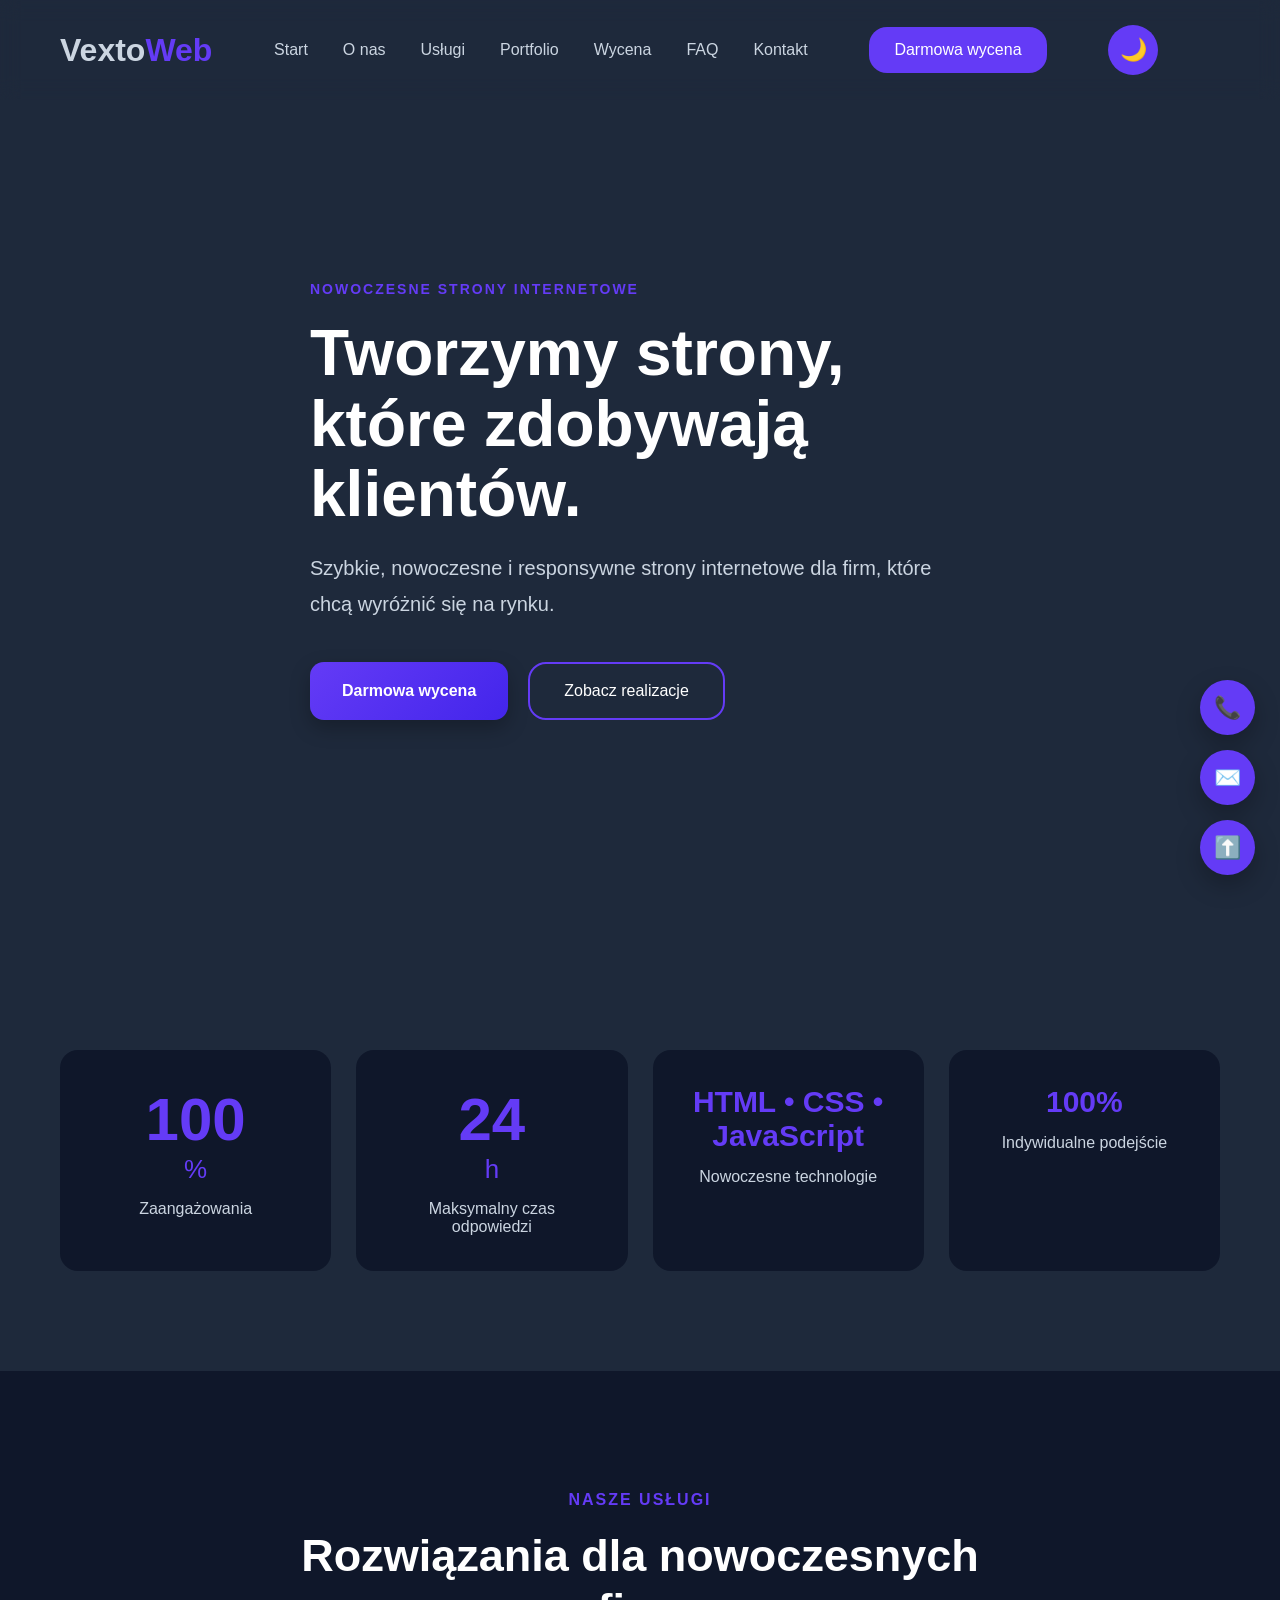
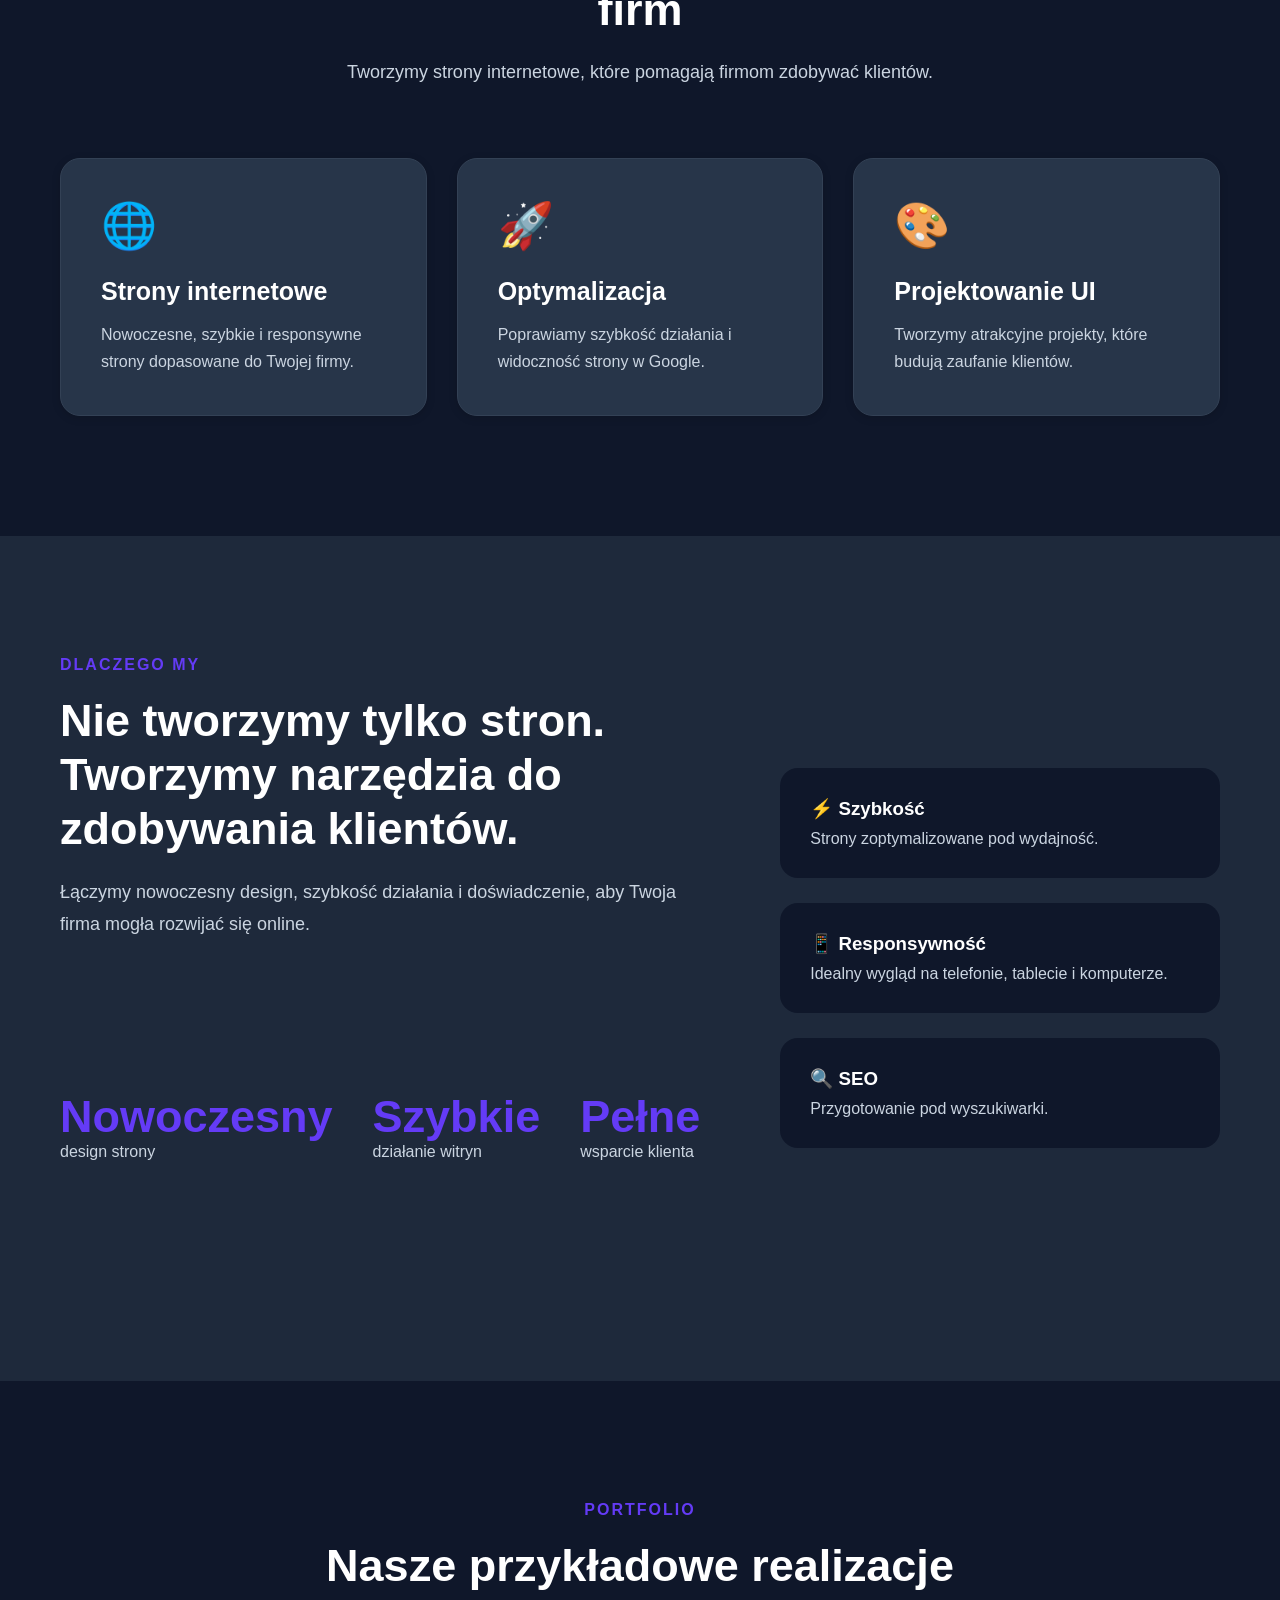
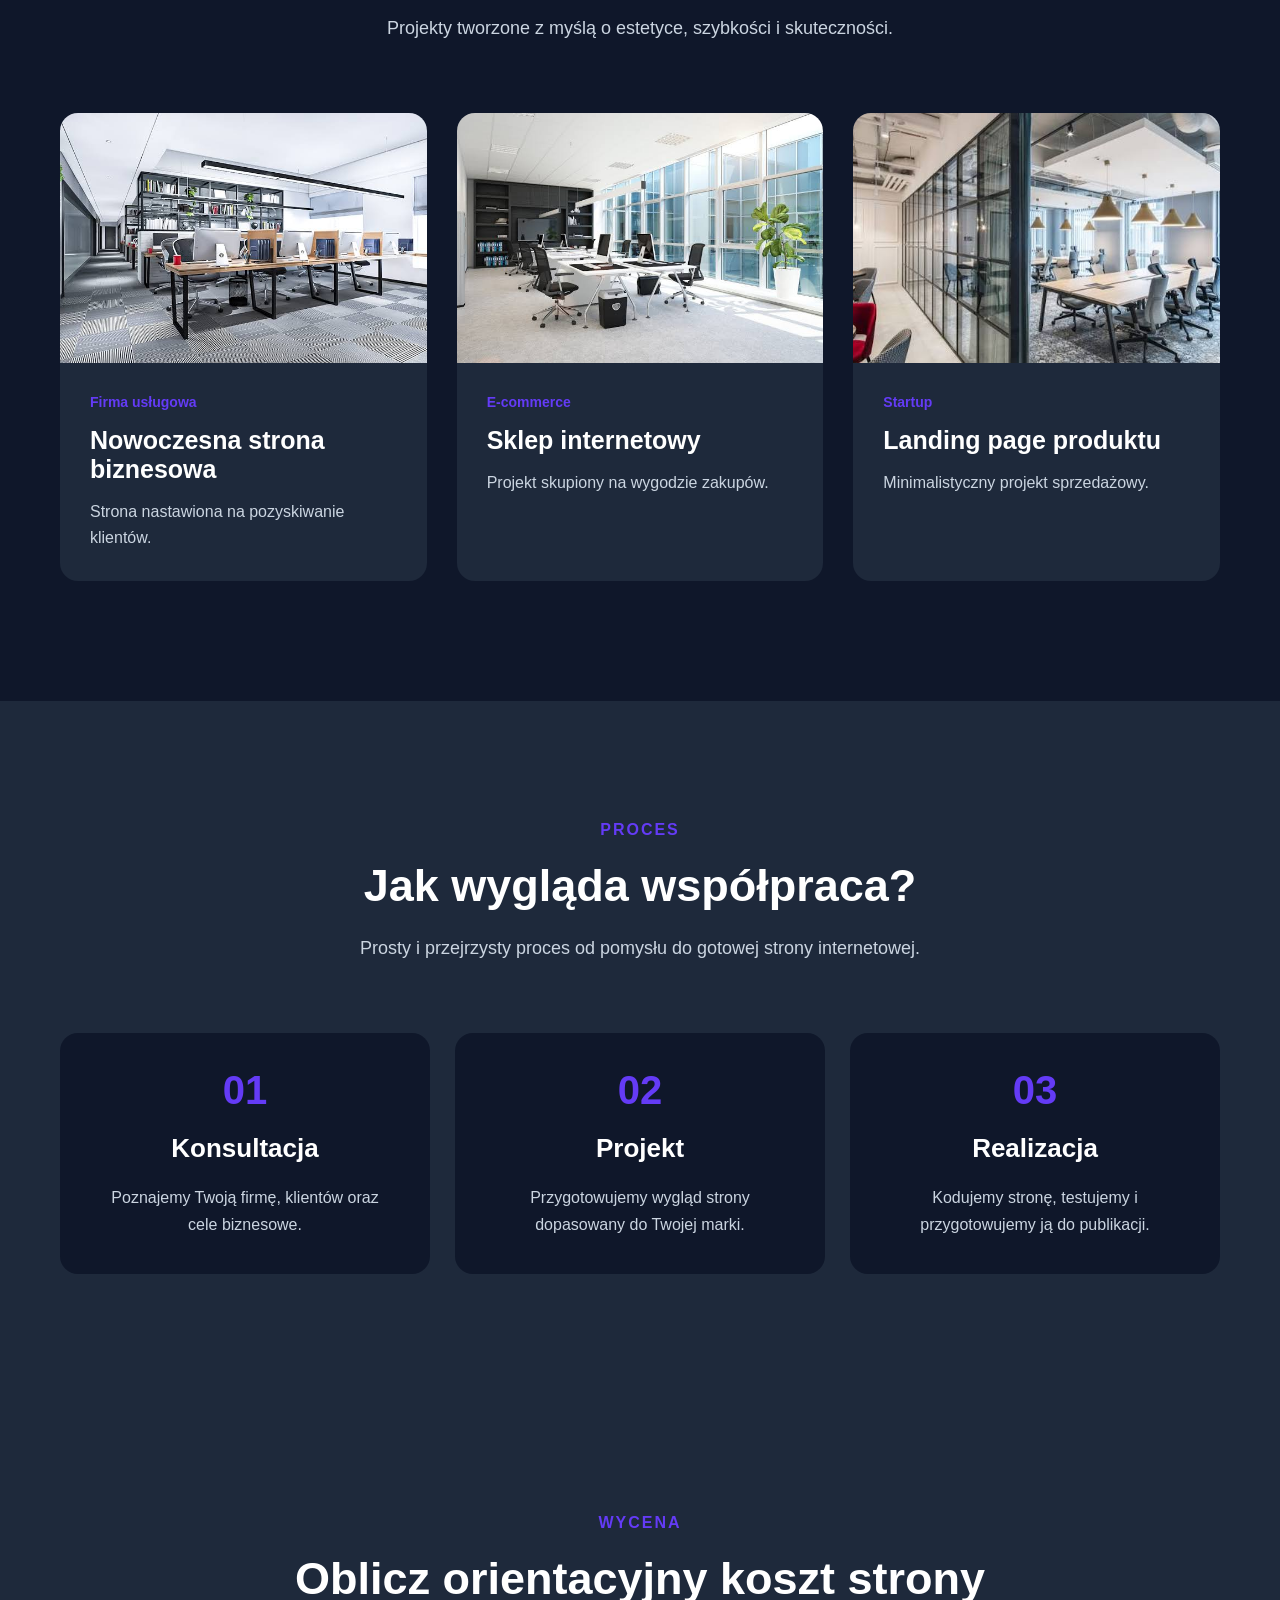
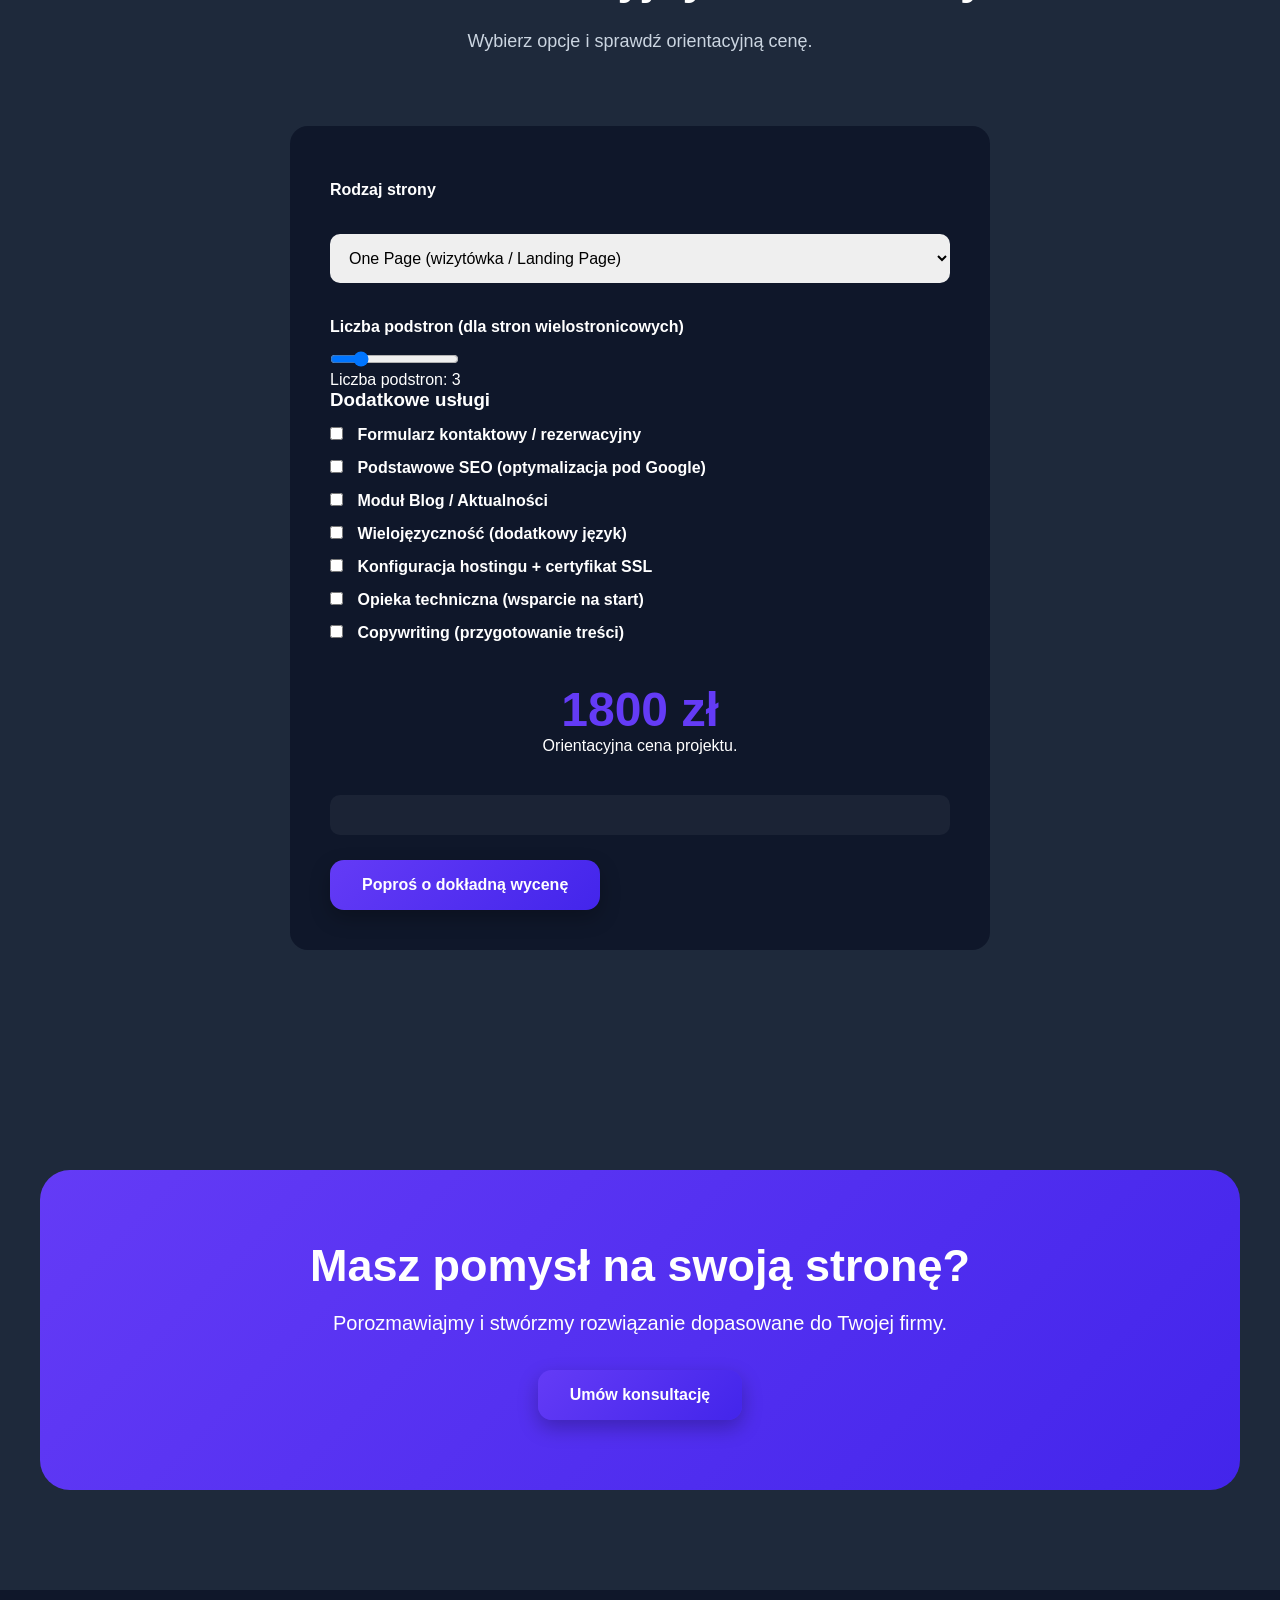
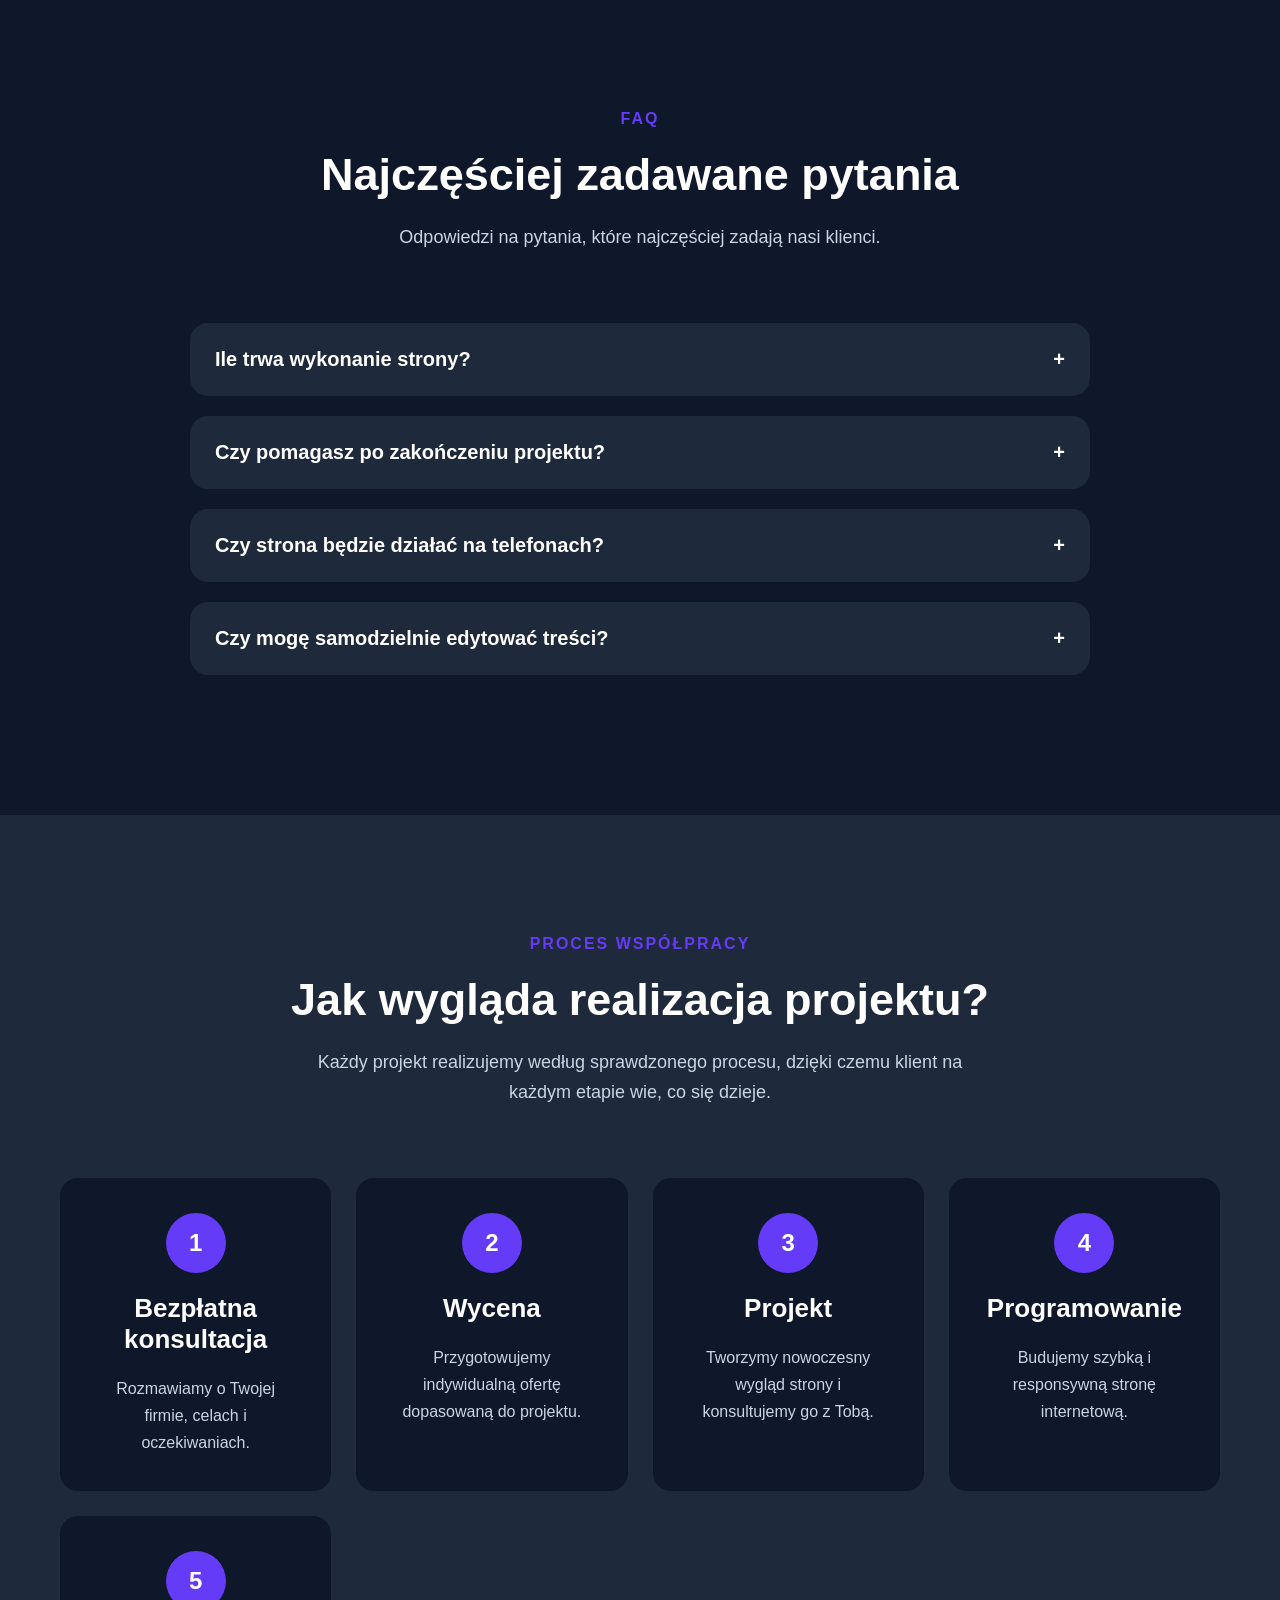
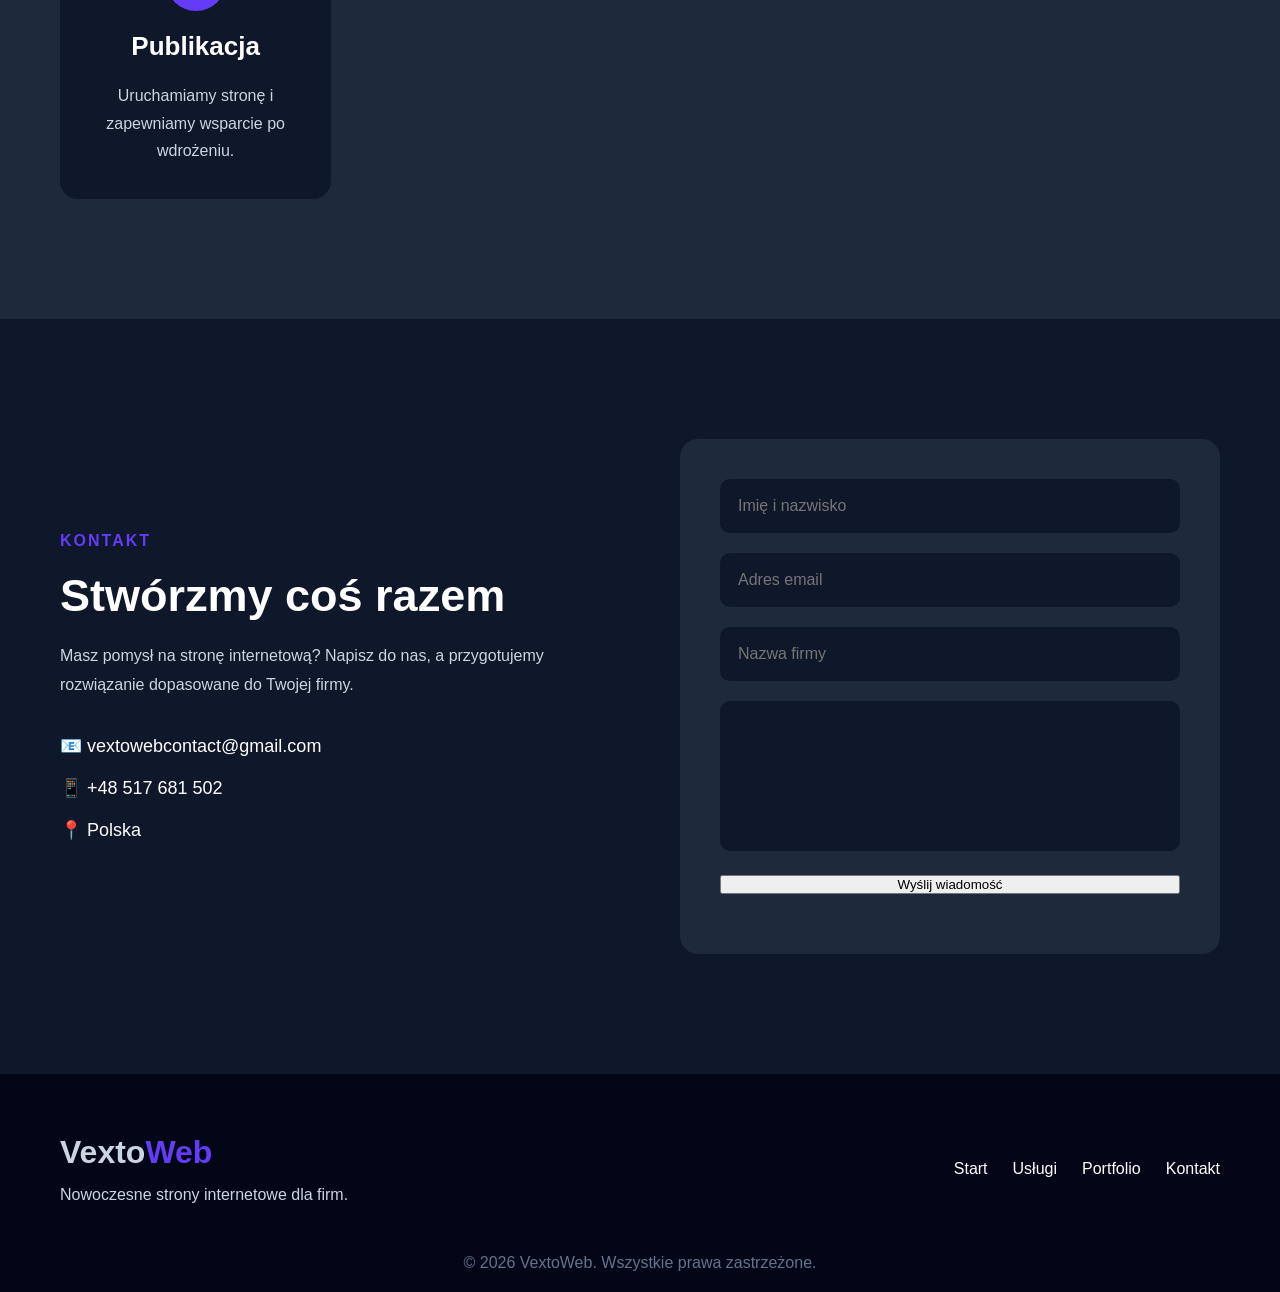
<file: index.html>
<!DOCTYPE html>
<html lang="pl">
    <head>

    <meta charset="UTF-8">

    <meta name="viewport" content="width=device-width, initial-scale=1.0">


    <title>
        VextoWeb | Nowoczesne strony internetowe dla firm
    </title>


    <meta name="description"
    content="
    Tworzymy szybkie i nowoczesne strony internetowe
    dla firm. Projektowanie, SEO i profesjonalny design.
    ">


    <meta name="keywords"
    content="
    strony internetowe,
    tworzenie stron,
    strony dla firm,
    web design,
    strony WWW
    ">


    <meta name="author"
    content="VextoWeb">
     
    <meta property="og:title"
content="VextoWeb | Profesjonalne strony internetowe">


<meta property="og:description"
content="Tworzymy nowoczesne strony internetowe dla firm">


<meta property="og:type"
content="website">


<meta property="og:image"
content="assets/images/preview.jpg">

<link rel="icon" type="image/png" href="assets/images/favicon.png?v=2">

<link rel="preconnect" href="https://fonts.googleapis.com">

<link rel="preconnect" href="https://fonts.gstatic.com" crossorigin>

    <link rel="stylesheet" href="css/style.css">

    <script src="js/script.js" defer></script>

</head>

<body>

    <div id="top"></div>

    <nav class="navbar">

    <div class="container nav-container">

        <a href="#" class="logo">
            Vexto<span>Web</span>
        </a>


        <ul class="nav-links mobile-menu">

            <li>
                <a href="#">Start</a>
            </li>

            <li>
                <a href="#">O nas</a>
            </li>

            <li>
                <a href="#services">Usługi</a>
            </li>

            <li>
                <a href="#portfolio">Portfolio</a>
            </li>

            <li>
    <a href="#pricing">Wycena</a>
</li>

<li>
    <a href="#faq">FAQ</a>
</li>

            <li>
                <a href="#contact">Kontakt</a>
            </li>

        </ul>


        <a href="#pricing" class="nav-button">
            Darmowa wycena
        </a>

        <button id="themeToggle" class="theme-toggle">

    🌙

</button>

        <div class="menu-toggle">

    <span></span>
    <span></span>
    <span></span>

        </div>


    </div>

</nav>

    <header class="hero">

    <div class="container hero-content reveal">

        <span>NOWOCZESNE STRONY INTERNETOWE</span>

        <h1>
            Tworzymy strony,
            które zdobywają klientów.
        </h1>

        <p>
            Szybkie, nowoczesne i responsywne strony internetowe
            dla firm, które chcą wyróżnić się na rynku.
        </p>

        <div class="hero-buttons">

            <a href="#pricing" class="btn">
                Darmowa wycena
            </a>

            <a href="#portfolio" class="btn-outline">
                Zobacz realizacje
            </a>

        </div>

    </div>

</header>

<section class="stats">

    <div class="container stats-grid">

        <div class="stat-card reveal">

            <h2 class="counter" data-target="100">0</h2>

            <span>%</span>

            <p>Zaangażowania</p>

        </div>

        <div class="stat-card reveal">

            <h2 class="counter" data-target="24">0</h2>

            <span>h</span>

            <p>Maksymalny czas odpowiedzi</p>

        </div>

        <div class="stat-card reveal">

            <h3>HTML • CSS • JavaScript</h3>

            <p>Nowoczesne technologie</p>

        </div>

        <div class="stat-card reveal">

            <h3>100%</h3>

            <p>Indywidualne podejście</p>

        </div>

    </div>

</section>

<section class="services" id="services">

    <div class="container">


        <div class="section-title">

            <span>
                NASZE USŁUGI
            </span>

            <h2>
                Rozwiązania dla nowoczesnych firm
            </h2>

            <p>
                Tworzymy strony internetowe,
                które pomagają firmom zdobywać klientów.
            </p>

        </div>


        <div class="services-grid">


            <div class="service-card reveal">

                <div class="service-icon">
                    🌐
                </div>

                <h3>
                    Strony internetowe
                </h3>

                <p>
                    Nowoczesne, szybkie i responsywne
                    strony dopasowane do Twojej firmy.
                </p>

            </div>



            <div class="service-card reveal">

                <div class="service-icon">
                    🚀
                </div>

                <h3>
                    Optymalizacja
                </h3>

                <p>
                    Poprawiamy szybkość działania
                    i widoczność strony w Google.
                </p>

            </div>



            <div class="service-card reveal">

                <div class="service-icon">
                    🎨
                </div>

                <h3>
                    Projektowanie UI
                </h3>

                <p>
                    Tworzymy atrakcyjne projekty,
                    które budują zaufanie klientów.
                </p>

            </div>


        </div>


    </div>


</section>

<section class="why-us">

    <div class="container why-container">


        <div class="why-content reveal">

            <span>
                DLACZEGO MY
            </span>

            <h2>
                Nie tworzymy tylko stron.
                Tworzymy narzędzia do zdobywania klientów.
            </h2>


            <p>
                Łączymy nowoczesny design,
                szybkość działania i doświadczenie,
                aby Twoja firma mogła rozwijać się online.
            </p>


            <div class="stats">


                <div class="stat">

                    <h3>
                        Nowoczesny
                    </h3>

                    <p>
                        design strony
                    </p>

                </div>


                <div class="stat">

                    <h3>
                        Szybkie
                    </h3>

                    <p>
                        działanie witryn
                    </p>

                </div>


                <div class="stat">

                    <h3>
                       Pełne
                    </h3>

                    <p>
                        wsparcie klienta
                    </p>

                </div>


            </div>


        </div>



        <div class="why-box reveal">


            <div class="feature">

                <h3>
                    ⚡ Szybkość
                </h3>

                <p>
                    Strony zoptymalizowane pod wydajność.
                </p>

            </div>


            <div class="feature">

                <h3>
                    📱 Responsywność
                </h3>

                <p>
                    Idealny wygląd na telefonie,
                    tablecie i komputerze.
                </p>

            </div>


            <div class="feature">

                <h3>
                    🔍 SEO
                </h3>

                <p>
                    Przygotowanie pod wyszukiwarki.
                </p>

            </div>


        </div>


    </div>


</section>

<section class="portfolio" id="portfolio">

    <div class="container">


        <div class="section-title">

            <span>
                PORTFOLIO
            </span>

            <h2>
                Nasze przykładowe realizacje
            </h2>

            <p>
                Projekty tworzone z myślą o estetyce,
                szybkości i skuteczności.
            </p>

        </div>



        <div class="portfolio-grid">


            <article class="project-card reveal">


                <div class="project-image">

                    <img src="assets/images/project-1.jpg"
                    alt="Projekt strony firmowej"
                    loading="lazy">

                </div>


                <div class="project-content">

                    <span>
                        Firma usługowa
                    </span>

                    <h3>
                        Nowoczesna strona biznesowa
                    </h3>

                    <p>
                        Strona nastawiona na pozyskiwanie klientów.
                    </p>

                </div>


            </article>




            <article class="project-card reveal">


                <div class="project-image">

                    <img src="assets/images/project-2.jpg"
                    alt="Projekt sklepu"
                    loading="lazy">

                </div>


                <div class="project-content">

                    <span>
                        E-commerce
                    </span>

                    <h3>
                        Sklep internetowy
                    </h3>

                    <p>
                        Projekt skupiony na wygodzie zakupów.
                    </p>

                </div>


            </article>




            <article class="project-card reveal">


                <div class="project-image">

                    <img src="assets/images/project-3.jpg"
                    alt="Projekt aplikacji"
                    loading="lazy">

                </div>


                <div class="project-content">

                    <span>
                        Startup
                    </span>

                    <h3>
                        Landing page produktu
                    </h3>

                    <p>
                        Minimalistyczny projekt sprzedażowy.
                    </p>

                </div>


            </article>


        </div>


    </div>


</section>

<section class="process">

    <div class="container">


        <div class="section-title">

            <span>
                PROCES
            </span>

            <h2>
                Jak wygląda współpraca?
            </h2>

            <p>
                Prosty i przejrzysty proces od pomysłu
                do gotowej strony internetowej.
            </p>

        </div>



        <div class="process-grid">


            <div class="process-card reveal">

                <span>
                    01
                </span>

                <h3>
                    Konsultacja
                </h3>

                <p>
                    Poznajemy Twoją firmę,
                    klientów oraz cele biznesowe.
                </p>

            </div>



            <div class="process-card reveal">

                <span>
                    02
                </span>

                <h3>
                    Projekt
                </h3>

                <p>
                    Przygotowujemy wygląd strony
                    dopasowany do Twojej marki.
                </p>

            </div>



            <div class="process-card reveal">

                <span>
                    03
                </span>

                <h3>
                    Realizacja
                </h3>

                <p>
                    Kodujemy stronę, testujemy
                    i przygotowujemy ją do publikacji.
                </p>

            </div>


        </div>


    </div>


</section>

<section class="pricing" id="pricing">

    <div class="container">

        <div class="section-title">

            <span>WYCENA</span>

            <h2>Oblicz orientacyjny koszt strony</h2>

            <p>Wybierz opcje i sprawdź orientacyjną cenę.</p>

        </div>

        <div class="pricing-box">

            <label>Rodzaj strony</label>

            <select id="websiteType">
    <option value="1800">One Page (wizytówka / Landing Page)</option>
    <option value="2800">Strona firmowa (wielostronicowa)</option>
    <option value="4800">Sklep internetowy (E-commerce)</option>
</select>

<label>Liczba podstron (dla stron wielostronicowych)</label>

<input
    type="range"
    id="pages"
    min="0"
    max="15"
    value="3">

<p>
    Liczba podstron:
    <span id="pagesValue">3</span>
</p>

<h3>Dodatkowe usługi</h3>

<label>
    <input class="extra" type="checkbox" value="250">
    Formularz kontaktowy / rezerwacyjny
</label>

<label>
    <input class="extra" type="checkbox" value="500">
    Podstawowe SEO (optymalizacja pod Google)
</label>

<label>
    <input class="extra" type="checkbox" value="600">
    Moduł Blog / Aktualności
</label>

<label>
    <input class="extra" type="checkbox" value="500">
    Wielojęzyczność (dodatkowy język)
</label>

<label>
    <input class="extra" type="checkbox" value="300">
    Konfiguracja hostingu + certyfikat SSL
</label>

<label>
    <input class="extra" type="checkbox" value="350">
    Opieka techniczna (wsparcie na start)
</label>

<label>
    <input class="extra" type="checkbox" value="450">
    Copywriting (przygotowanie treści)
</label>

            <div class="price-result">

                <h2 id="price">

                    2500 zł

                </h2>

                <p>Orientacyjna cena projektu.</p>

            </div>

            <div id="summary"></div>

            <a href="#contact" class="btn">

                Poproś o dokładną wycenę

            </a>

        </div>

    </div>

</section>

<section class="cta">

    <div class="container cta-box">


        <h2>
            Masz pomysł na swoją stronę?
        </h2>


        <p>
            Porozmawiajmy i stwórzmy rozwiązanie
            dopasowane do Twojej firmy.
        </p>


        <a href="#" class="btn">
            Umów konsultację
        </a>


    </div>

</section>

<section class="faq" id="faq">

    <div class="container">

        <div class="section-title">

            <span>FAQ</span>

            <h2>Najczęściej zadawane pytania</h2>

            <p>
                Odpowiedzi na pytania, które najczęściej zadają nasi klienci.
            </p>

        </div>

        <div class="faq-list">

            <div class="faq-item">

                <button class="faq-question">

                    Ile trwa wykonanie strony?

                    <span>+</span>

                </button>

                <div class="faq-answer">

                    <p>
                        Standardowa strona firmowa powstaje zazwyczaj w ciągu 7–14 dni roboczych, w zależności od zakresu projektu.
                    </p>

                </div>

            </div>

            <div class="faq-item">

                <button class="faq-question">

                    Czy pomagasz po zakończeniu projektu?

                    <span>+</span>

                </button>

                <div class="faq-answer">

                    <p>
                        Tak. Oferujemy wsparcie techniczne oraz możliwość dalszej rozbudowy strony.
                    </p>

                </div>

            </div>

            <div class="faq-item">

                <button class="faq-question">

                    Czy strona będzie działać na telefonach?

                    <span>+</span>

                </button>

                <div class="faq-answer">

                    <p>
                        Tak. Wszystkie tworzone strony są w pełni responsywne i dostosowane do komputerów, tabletów oraz smartfonów.
                    </p>

                </div>

            </div>

            <div class="faq-item">

                <button class="faq-question">

                    Czy mogę samodzielnie edytować treści?

                    <span>+</span>

                </button>

                <div class="faq-answer">

                    <p>
                        Tak. Możemy przygotować stronę tak, aby w przyszłości można było łatwo aktualizować treści.
                    </p>

                </div>

            </div>

        </div>

    </div>

</section>

<section class="process" id="process">

    <div class="container">

        <div class="section-title">

            <span>PROCES WSPÓŁPRACY</span>

            <h2>Jak wygląda realizacja projektu?</h2>

            <p>
                Każdy projekt realizujemy według sprawdzonego procesu, dzięki czemu klient na każdym etapie wie, co się dzieje.
            </p>

        </div>

        <div class="process-grid">

            <div class="process-card reveal">
                <div class="step-number">1</div>
                <h3>Bezpłatna konsultacja</h3>
                <p>Rozmawiamy o Twojej firmie, celach i oczekiwaniach.</p>
            </div>

            <div class="process-card reveal">
                <div class="step-number">2</div>
                <h3>Wycena</h3>
                <p>Przygotowujemy indywidualną ofertę dopasowaną do projektu.</p>
            </div>

            <div class="process-card reveal">
                <div class="step-number">3</div>
                <h3>Projekt</h3>
                <p>Tworzymy nowoczesny wygląd strony i konsultujemy go z Tobą.</p>
            </div>

            <div class="process-card reveal">
                <div class="step-number">4</div>
                <h3>Programowanie</h3>
                <p>Budujemy szybką i responsywną stronę internetową.</p>
            </div>

            <div class="process-card reveal">
                <div class="step-number">5</div>
                <h3>Publikacja</h3>
                <p>Uruchamiamy stronę i zapewniamy wsparcie po wdrożeniu.</p>
            </div>

        </div>

    </div>

</section>

<section class="contact" id="contact">

    <div class="container contact-grid">


        <div class="contact-info reveal">

            <span>
                KONTAKT
            </span>


            <h2>
                Stwórzmy coś razem
            </h2>


            <p>
                Masz pomysł na stronę internetową?
                Napisz do nas, a przygotujemy rozwiązanie
                dopasowane do Twojej firmy.
            </p>


            <div class="contact-item">

                📧
                vextowebcontact@gmail.com

            </div>


            <div class="contact-item">

                📱
                +48 517 681 502

            </div>


            <div class="contact-item">

                📍
                Polska

            </div>


        </div>



        <form class="ContactForm" action="https://formsubmit.co/vextowebcontact@gmail.com" method="POST">


            <input 
            type="text"
            name="name"
            placeholder="Imię i nazwisko"
            required>


            <input 
            type="email"
            name="email"
            placeholder="Adres email"
            required>


            <input 
            type="text"
            name="company"
            placeholder="Nazwa firmy"
            required>


            <textarea 
            name="message"
            placeholder="Opisz swój projekt"
            required>
            </textarea>

            <input type="hidden" name="_subject" value="Nowe zapytanie ze strony internetowej">

            <input type="hidden" name="_captcha" value="false">

            <input type="hidden" name="_template" value="table">

            <input type="hidden" name="_next" value="https://vextoweb.github.io/thank-you.html">

            <button>
                Wyślij wiadomość
            </button>

            <p id="formMessage"></p>


        </form>


    </div>


</section>

<footer class="footer">


    <div class="container footer-content">


        <div>

            <a href="#" class="logo">
                Vexto<span>Web</span>
            </a>


            <p>
                Nowoczesne strony internetowe
                dla firm.
            </p>

        </div>



        <div class="footer-links">

            <a href="#">
                Start
            </a>

            <a href="#">
                Usługi
            </a>

            <a href="#">
                Portfolio
            </a>

            <a href="#">
                Kontakt
            </a>

        </div>


    </div>


    <div class="copyright">

        © 2026 VextoWeb. Wszystkie prawa zastrzeżone.

    </div>


</footer>


    <div class="floating-contact">

    <a href="tel:+48 517 681 502" class="floating-btn" title="Zadzwoń">
        📞
    </a>

    <a href="vextowebcontact@gmail.com" class="floating-btn" title="Napisz e-mail">
        ✉️
    </a>

    <a href="#top" class="floating-btn" title="Na górę">
        ⬆️
    </a>



</div>

</body>
</html>
</file>
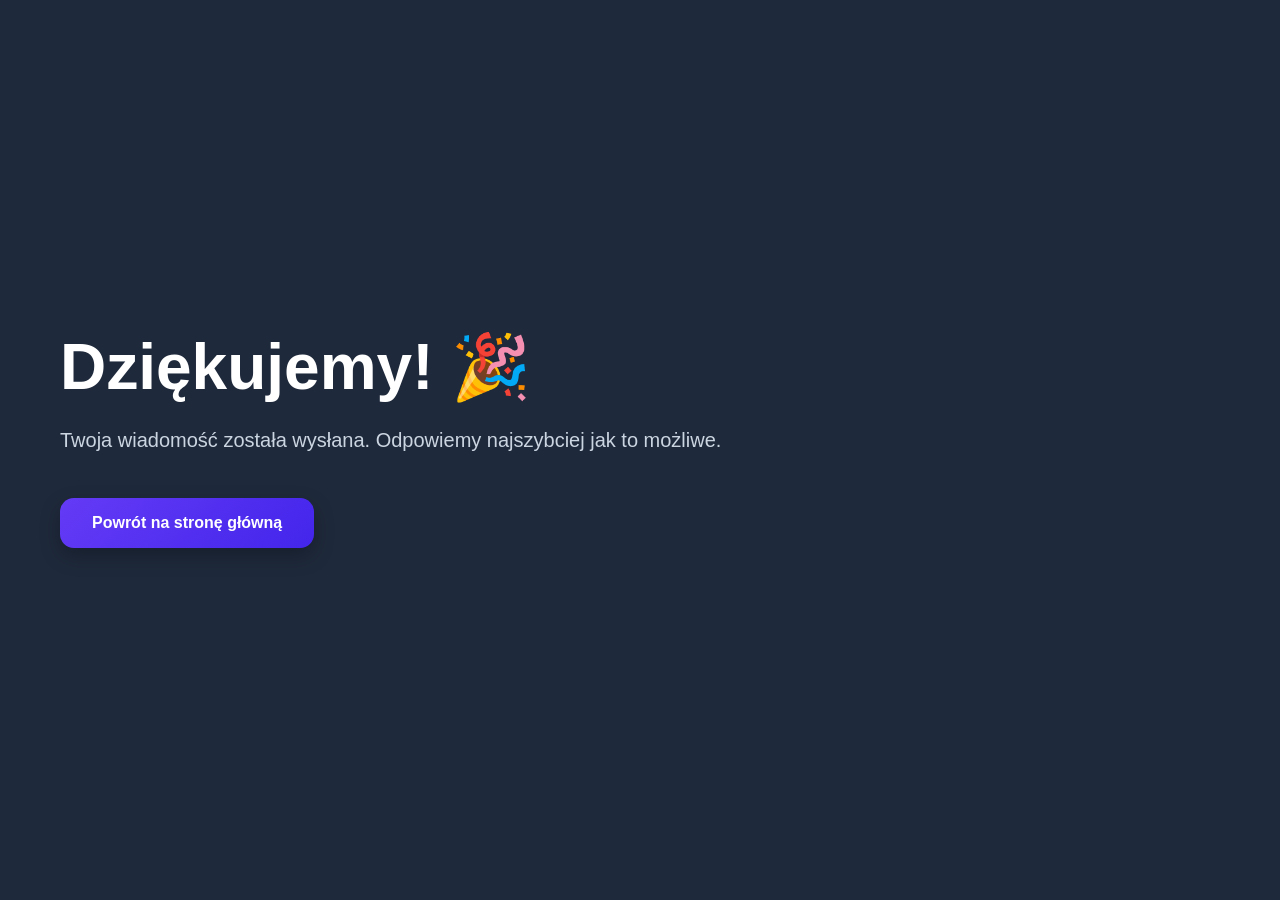
<file: thank-you.html>
<!DOCTYPE html>
<html lang="pl">
<head>

<meta charset="UTF-8">

<title>Dziękujemy</title>

<link rel="stylesheet" href="css/style.css">

</head>

<body>

<section class="hero">

<div class="container">

<h1>Dziękujemy! 🎉</h1>

<p>

Twoja wiadomość została wysłana.

Odpowiemy najszybciej jak to możliwe.

</p>

<a href="index.html" class="btn">

Powrót na stronę główną

</a>

</div>

</section>

</body>

</html>
</file>
<file: css/style.css>
/* ==========================
   NOVAKIT DESIGN SYSTEM
========================== */

:root{

    /* ===== KOLORY ===== */

    --primary:#643bf6;
    --secondary:#4325eb;

    --success:#22C55E;
    --warning:#F59E0B;
    --danger:#EF4444;

    /* ===== TŁO ===== */

    --background:#0F172A;
    --surface:#1E293B;
    --card:#273549;

    /* ===== TEKST ===== */

    --text:#FFFFFF;
    --text-light:#CBD5E1;

    /* ===== OBRAMOWANIA ===== */

    --border:#334155;

    /* ===== CIENIE ===== */

    --shadow-sm:0 2px 8px rgba(0,0,0,.15);
    --shadow-md:0 8px 20px rgba(0,0,0,.25);
    --shadow-lg:0 15px 35px rgba(0,0,0,.35);

    /* ===== ZAOKRĄGLENIA ===== */

    --radius:18px;

}

body.light{

    /* ===== KOLORY ===== */

    --primary:#643bf6;
    --secondary:#4325eb;

    --success:#16A34A;
    --warning:#D97706;
    --danger:#DC2626;

    /* ===== TŁO ===== */

    --background:#EEF2F7;
    --surface:#f8fafca1;
    --card:#FFFFFF;

    /* ===== TEKST ===== */

    --text:#2a303a;
    --text-light:#64748B;

    /* ===== OBRAMOWANIA ===== */

    --border:#CBD5E1;

    /* ===== CIENIE ===== */

    --shadow-sm:0 2px 8px rgba(15,23,42,.08);
    --shadow-md:0 8px 20px rgba(15,23,42,.12);
    --shadow-lg:0 15px 35px rgba(15,23,42,.18);

}

*{
    margin:0;
    padding:0;
    box-sizing:border-box;
}

.reveal{

    opacity:0;

    transform:translateY(50px);

    transition:all .8s ease;

}

.reveal.active{

    opacity:1;

    transform:translateY(0);

}

section{

    padding:140px 0;

}

.section-title h2{

    font-size:48px;

    line-height:1.2;

    margin-bottom:20px;

}

.section-title p{

    max-width:700px;

    margin:auto;

    line-height:1.8;

}

html{

    scroll-behavior:smooth;
    width: 100%;
    overflow-x: hidden;

}

body{

    background:var(--background);

    color:var(--text);

    font-family:Arial, Helvetica, sans-serif;
    width: 100%;
    overflow-x: hidden;

}



/* ===========================
   RESET
=========================== */

*{
    margin:0;
    padding:0;
    box-sizing:border-box;
}

html{
    scroll-behavior:smooth;
}

body{
    font-family:Arial, Helvetica, sans-serif;
    color:var(--text);
    background-color:var(--surface) ;
}



/* ===========================
   CONTAINER
=========================== */

.container{
    width: 100%;
    max-width: 1200px;
    margin: 0 auto;
    padding-left: 20px;
    padding-right: 20px;
}

.hero{

    min-height:100vh;

    display:flex;

    align-items:center;

    padding-top:100px;

}

.hero-content{

    max-width:700px;

}

.hero span{

    color:var(--primary);

    letter-spacing:2px;

    font-size:14px;

    font-weight:bold;

}

.hero h1{

    font-size:64px;

    margin:20px 0;

    line-height:1.1;

}

.hero p{

    font-size:20px;

    color:var(--text-light);

    line-height:1.8;

    margin-bottom:40px;

}

.hero-buttons{

    display:flex;

    gap:20px;

}

.btn{

    display:inline-flex;
    align-items:center;
    justify-content:center;

    padding:16px 32px;

    background:linear-gradient(135deg,var(--primary),var(--secondary));

    color:white;

    font-weight:600;

    border-radius:14px;

    text-decoration:none;

    transition:.35s ease;

    box-shadow:var(--shadow-md);

    border:none;

    cursor:pointer;

}

.btn:hover{

    transform:translateY(-4px);

    box-shadow:var(--shadow-lg);

}

.btn:active{

    transform:scale(.98);

}
.btn-outline{

    border:2px solid var(--primary);

    color:var(--text);

    text-decoration:none;

    padding:18px 34px;

    border-radius:var(--radius);

}

.btn-outline:hover{

    transform:translateY(-4px);

    box-shadow:var(--shadow-lg);

    transition:.35s ease;

}

/* ===========================
   NAVBAR
=========================== */

.navbar{

    position:fixed;

    top:0;

    left:0;

    width:100%;

    z-index:1000;

    padding:25px 0;

}


.nav-container{

    display:flex;

    justify-content:space-between;

    align-items:center;

}


.logo{

    font-size:32px;

    font-weight:800;

    color:var(--text-light);

    text-decoration:none;

}


.logo span{

    color:var(--primary);

}


.nav-links{

    display:flex;

    gap:35px;

    list-style:none;

}


.nav-links a{

    color:var(--text-light);

    text-decoration:none;

    font-size:16px;

    transition:.3s;

}


.nav-links a:hover{

    color:var(--text-light);

}


.nav-button{

    background:var(--primary);

    padding:14px 25px;

    border-radius:var(--radius);

    color:var(--text);

    text-decoration:none;

    transition:.3s;

}


.nav-button:hover{

    background:var(--primary);

    transform:translateY(-3px);

}

/* ===========================
   SERVICES
=========================== */


.services{

    padding:120px 0;

    background:var(--background);

}


.section-title{

    text-align:center;

    max-width:700px;

    margin:auto;

    margin-bottom:70px;

}


.section-title span{

    color:var(--primary);

    font-weight:bold;

    letter-spacing:2px;

}


.section-title h2{

    font-size:45px;

    margin:20px 0;

}


.section-title p{

    color:var(--text-light);

    font-size:18px;

    line-height:1.7;

}



.services-grid{

    display:grid;

    grid-template-columns:repeat(3,1fr);

    gap:30px;

}



.service-card{

    background:var(--card);

    border:1px solid var(--border);

    border-radius:20px;

    padding:40px;

    transition:.35s ease;

    box-shadow:var(--shadow-sm);

}

.service-card:hover{

    transform:translateY(-12px);

    box-shadow:var(--shadow-lg);

    border-color:var(--primary);

}



.service-icon{

    font-size:45px;

    margin-bottom:25px;

}



.service-card h3{

    font-size:25px;

    margin-bottom:15px;

}



.service-card p{

    color:var(--text-light);

    line-height:1.7;

}

/* ===========================
   WHY US
=========================== */


.why-us{

    padding:120px 0;

    background:var(--surface);

}



.why-container{

    display:grid;

    grid-template-columns:1fr 1fr;

    gap:80px;

    align-items:center;

}



.why-content span{

    color:var(--primary);

    font-weight:bold;

    letter-spacing:2px;

}



.why-content h2{

    font-size:45px;

    margin:20px 0;

    line-height:1.2;

}



.why-content>p{

    color:var(--text-light);

    line-height:1.8;

    font-size:18px;

}



.stats{

    display:flex;

    gap:40px;

    margin-top:50px;

}



.stat h3{

    font-size:45px;

    color:var(--primary);

}



.stat p{

    color:var(--text-light);

}



.why-box{

    display:flex;

    flex-direction:column;

    gap:25px;

}



.feature{

    background:var(--background);

    padding:30px;

    border-radius:var(--radius);

    transition:.3s;

}



.feature:hover{

    transform:translateX(10px);

}



.feature h3{

    margin-bottom:10px;

}



.feature p{

    color:var(--text-light);

}

/* ===========================
   SCROLL ANIMATIONS
=========================== */


.reveal{

    opacity:0;

    transform:translateY(50px);

    transition:
    opacity .8s ease,
    transform .8s ease;

}


.reveal.active{

    opacity:1;

    transform:translateY(0);

}

.service-card:nth-child(2){

    transition-delay:.15s;

}


.service-card:nth-child(3){

    transition-delay:.3s;

}

/* ===========================
   PORTFOLIO
=========================== */


.portfolio{

    padding:120px 0;

    background:var(--background);

}



.portfolio-grid{

    display:grid;

    grid-template-columns:repeat(3,1fr);

    gap:30px;

}



.project-card{

    background:var(--surface);

    border-radius:var(--radius);

    overflow:hidden;

    transition:.4s;

}



.project-card:hover{

    transform:translateY(-15px);

    box-shadow:var(--shadow);

}



.project-image{

    height:250px;

    overflow:hidden;

}



.project-image img{

    width:100%;

    height:100%;

    object-fit:cover;

    transition:.5s;

}



.project-card:hover img{

    transform:scale(1.1);

}



.project-content{

    padding:30px;

}



.project-content span{

    color:var(--primary);

    font-size:14px;

    font-weight:bold;

}



.project-content h3{

    font-size:25px;

    margin:15px 0;

}



.project-content p{

    color:var(--text-light);

    line-height:1.6;

}

.portfolio-item{

    overflow:hidden;

    border-radius:20px;

}

.portfolio-item img{

    transition:.5s;

}

.portfolio-item:hover img{

    transform:scale(1.08);

}

/* ===========================
   PROCESS
=========================== */


.process{

    padding:120px 0;

    background:var(--surface);

}


.process-grid{

    display:grid;

    grid-template-columns:repeat(3,1fr);

    gap:30px;

}


.process-card{

    background:var(--background);

    padding:40px;

    border-radius:var(--radius);

    transition:.3s;

}


.process-card:hover{

    transform:translateY(-10px);

}


.process-card span{

    font-size:40px;

    color:var(--primary);

    font-weight:bold;

}


.process-card h3{

    margin:20px 0;

    font-size:26px;

}


.process-card p{

    color:var(--text-light);

    line-height:1.7;

}

/* ===========================
   CTA
=========================== */


.cta{

    padding:100px 0;

}



.cta-box{

    text-align:center;

    background:
    linear-gradient(
        135deg,
        var(--primary),
        var(--secondary)
    );

    padding:70px 40px;

    border-radius:30px;

}



.cta-box h2{

    font-size:45px;

    margin-bottom:20px;

}



.cta-box p{

    font-size:20px;

    margin-bottom:35px;

}

/* ===========================
   CONTACT
=========================== */


.contact{

    padding:120px 0;

    background:var(--background);

}



.contact-grid{

    display:grid;

    grid-template-columns:1fr 1fr;

    gap:80px;

    align-items:center;

}



.contact-info span{

    color:var(--primary);

    font-weight:bold;

    letter-spacing:2px;

}



.contact-info h2{

    font-size:45px;

    margin:20px 0;

}



.contact-info p{

    color:var(--text-light);

    line-height:1.8;

    margin-bottom:35px;

}



.contact-item{

    margin:20px 0;

    font-size:18px;

}



.ContactForm{

    background:var(--surface);

    padding:40px;

    border-radius:var(--radius);

}



.ContactForm input,
.ContactForm textarea{

    width:100%;

    padding:18px;

    margin-bottom:20px;

    border:none;

    border-radius:10px;

    background:var(--background);

    color:var(--text);

    font-size:16px;

}



.ContactForm textarea{

    height:150px;

    resize:none;

}



.ContactForm button{

    width:100%;

    cursor:pointer;

}

/* ===========================
   FOOTER
=========================== */


.footer{

    padding:60px 0 20px;

    background:#020617;

}



.footer-content{

    display:flex;

    justify-content:space-between;

    align-items:center;

}



.footer p{

    color:var(--text-light);

    margin-top:15px;

}



.footer-links{

    display:flex;

    gap:25px;

}



.footer-links a{

    color:var(--text);

    text-decoration:none;

}



.copyright{

    text-align:center;

    margin-top:50px;

    color:#64748B;

}

/* ===========================
   MOBILE MENU
=========================== */


.menu-toggle.open span:nth-child(1){

    transform:rotate(45deg) translate(6px,6px);

}


.menu-toggle.open span:nth-child(2){

    opacity:0;

}


.menu-toggle.open span:nth-child(3){

    transform:rotate(-45deg) translate(6px,-6px);

}

.menu-toggle span{

    display:block;


}

#formMessage{

    margin-top:20px;

    font-weight:600;

}

/* ===========================
   PRICING
=========================== */

.pricing{

    padding:120px 0;

    background:var(--surface);

}

.pricing-box{

    max-width:700px;

    margin:auto;

    background:var(--background);

    padding:40px;

    border-radius:var(--radius);

}

.pricing-box label{

    display:block;

    margin:15px 0;

    font-weight:600;

}

.pricing-box select{

    width:100%;

    padding:15px;

    margin:20px 0;

    border-radius:10px;

    border:none;

    font-size:16px;

}

.extra{

    margin-right:10px;

}

.price-result{

    margin:40px 0;

    text-align:center;

}

.price-result h2{

    font-size:48px;

    color:var(--primary);

}

.price-note{
    margin-top:15px;
    font-size:14px;
    color:var(--text-light);
    line-height:1.6;
}

/* ===========================
   FAQ
=========================== */

.faq{

    padding:120px 0;

    background:var(--background);

}

.faq-list{

    max-width:900px;

    margin:auto;

}

.faq-item{

    background:var(--surface);

    margin-bottom:20px;

    border-radius:var(--radius);

    overflow:hidden;

}

.faq-question{

    width:100%;

    background:none;

    border:none;

    color:var(--text);

    font-size:20px;

    font-weight:600;

    padding:25px;

    cursor:pointer;

    display:flex;

    justify-content:space-between;

    align-items:center;

}

.faq-answer{

    max-height:0;

    overflow:hidden;

    transition:max-height .4s ease;

}

.faq-answer p{

    padding:0 25px 25px;

    color:var(--text-light);

    line-height:1.8;

}

.faq-item.active .faq-answer{

    max-height:300px;

}

.faq-item.active span{

    transform:rotate(45deg);

}

/* ===========================
   FLOATING CONTACT
=========================== */

.floating-contact{

    position:fixed;

    right:25px;

    bottom:25px;

    display:flex;

    flex-direction:column;

    gap:15px;

    z-index:999;

}

.floating-btn{

    width:55px;

    height:55px;

    border-radius:50%;

    background:var(--primary);

    color:#fff;

    text-decoration:none;

    display:flex;

    align-items:center;

    justify-content:center;

    font-size:22px;

    box-shadow:0 10px 25px rgba(0,0,0,.25);

    transition:.3s;

}

.floating-btn:hover{

    transform:translateY(-5px) scale(1.08);

}

/* ===========================
   STATS
=========================== */

.stats{

    padding:100px 0;

    background:var(--surface);

}

.stats-grid{

    display:grid;

    grid-template-columns:repeat(4,1fr);

    gap:25px;

}

.stat-card{

    background:var(--background);

    padding:35px;

    border-radius:var(--radius);

    text-align:center;

    transition:.3s;

}

.stat-card:hover{

    transform:translateY(-8px);

}

.stat-card h2{

    font-size:60px;

    color:var(--primary);

}

.stat-card span{

    font-size:26px;

    color:var(--primary);

}

.stat-card p{

    margin-top:15px;

    color:var(--text-light);

}

.stat-card h3{

    font-size: 30px;

    color:var(--primary);

}

#summary{

    margin:25px 0;

    padding:20px;

    background:rgba(255,255,255,.05);

    border-radius:10px;

}

#summary p{

    margin:8px 0;

}

/* ===========================
   PROCESS
=========================== */

.process{

    padding:120px 0;

    background:var(--surface);

}

.process-grid{

    display:grid;

    grid-template-columns:repeat(auto-fit,minmax(250px,1fr));

    gap:25px;

    margin-top:60px;

}

.process-card{

    background:var(--background);

    padding:35px;

    border-radius:var(--radius);

    text-align:center;

    transition:.3s;

}

.process-card:hover{

    transform:translateY(-8px);

}

.step-number{

    width:60px;

    height:60px;

    margin:auto;

    margin-bottom:20px;

    border-radius:50%;

    background:var(--primary);

    color:var(--text);

    display:flex;

    justify-content:center;

    align-items:center;

    font-size:24px;

    font-weight:bold;

}

.process-card p{

    margin-top:15px;

    color:var(--text-light);

    line-height:1.7;

}

/* ===========================
   THEME TOGGLE
=========================== */

.theme-toggle{

    width:50px;

    height:50px;

    border:none;

    border-radius:50%;

    background:var(--primary);

    color:var(--text);

    font-size:22px;

    cursor:pointer;

    transition:.3s;

}

.theme-toggle:hover{

    transform:rotate(180deg);

}

/* ===========================
   FORMULARZ KONTAKTOWY 
=========================== */
.ContactForm {
    background: var(--surface);
    padding: 40px;
    border-radius: var(--radius);
}

.ContactForm input,
.ContactForm textarea {
    width: 100%;
    padding: 18px;
    margin-bottom: 20px;
    border: none;
    border-radius: 10px;
    background: var(--background);
    color: var(--text);
    font-size: 16px;
}

.ContactForm textarea {
    height: 150px;
    resize: none;
}

.ContactForm button {
    width: 100%;
    cursor: pointer;
}

/* =========================================
   MEDIA QUERIES (Muszą być na samym dole pliku CSS!)
========================================= */

@media (max-width: 900px) {
    .nav-links {
        position: absolute;
        top: 90px;
        left: 0;
        width: 100%;
        background: var(--background);
        flex-direction: column;
        align-items: center;
        padding: 40px 0;
        gap: 25px;
        transform: translateY(-150%);
        transition: .4s;
    }

    .nav-links.active {
        transform: translateY(0);
    }

    .nav-button {
        display: none;
    }

    .menu-toggle {
        display: flex;
        flex-direction: column;
        gap: 6px;
        cursor: pointer;
    }

    .menu-toggle span {
        width: 30px;
        height: 3px;
        background: var(--text) !important;
        border-radius: 5px;
    }

    .hero h1 {
        font-size: 32px !important;
    }

    .hero p {
        font-size: 15px !important;
    }

    .hero-buttons {
        flex-direction: column;
        width: 100%;
    }

    .btn, .btn-outline {
        width: 100%;
        text-align: center;
    }

    /* Układ 1-kolumnowy dla sekcji mobilnych */
    .services-grid,
    .portfolio-grid,
    .process-grid,
    .contact-grid {
        grid-template-columns: 1fr !important;
    }

    .why-container {
        grid-template-columns: 1fr !important;
        gap: 40px !important;
    }

    .stats-grid {
        grid-template-columns: 1fr 1fr !important;
    }

    .footer-content,
    .footer-links {
        flex-direction: column;
        text-align: center;
    }
}

@media (max-width: 768px) {
    section {
        padding: 80px 0;
    }

    .section-title h2 {
        font-size: 34px;
    }

    .ContactForm {
        width: 100%;
        max-width: 100%;
        padding: 25px;
        box-sizing: border-box;
    }

    .ContactForm input,
    .ContactForm textarea,
    .ContactForm button {
        width: 100%;
        box-sizing: border-box;
    }
}

/* =========================================
   POPRAWKA MOBILNA: STATS & WHY-US (BEZ ZMIAN W HTML)
========================================= */

@media (max-width: 768px) {

    /* --- 1. GŁÓWNA SEKCJA STATYSTYK (Licznik pod Hero) --- */
    section.stats {
        padding: 60px 0 !important;
    }

    section.stats .stats-grid {
        grid-template-columns: 1fr !important; /* Wszystko w 1 kolumnie */
        gap: 15px !important;
    }

    section.stats .stat-card {
        padding: 25px 15px !important;
        width: 100% !important;
    }

    section.stats .stat-card h2 {
        font-size: 42px !important;
    }

    section.stats .stat-card h3 {
        font-size: 20px !important;
        word-break: break-word; /* Zapobiega wychodzeniu tekstu "HTML • CSS • JS" */
    }


    /* --- 2. SEKCJA "DLACZEGO MY" (why-us) --- */
    .why-us {
        padding: 60px 0 !important;
    }

    .why-container {
        grid-template-columns: 1fr !important;
        gap: 40px !important;
    }

    .why-content h2 {
        font-size: 28px !important;
        line-height: 1.3 !important;
    }

    .why-content p {
        font-size: 16px !important;
    }

    /* Statystyki wewnątrz sekcji why-us (układ pionowy) */
    .why-content .stats {
        flex-direction: column !important;
        gap: 20px !important;
        margin-top: 30px !important;
    }

    .why-content .stats .stat h3 {
        font-size: 32px !important;
    }

    .why-box {
        gap: 15px !important;
    }

    .feature {
        padding: 20px !important;
    }
}
</file>
